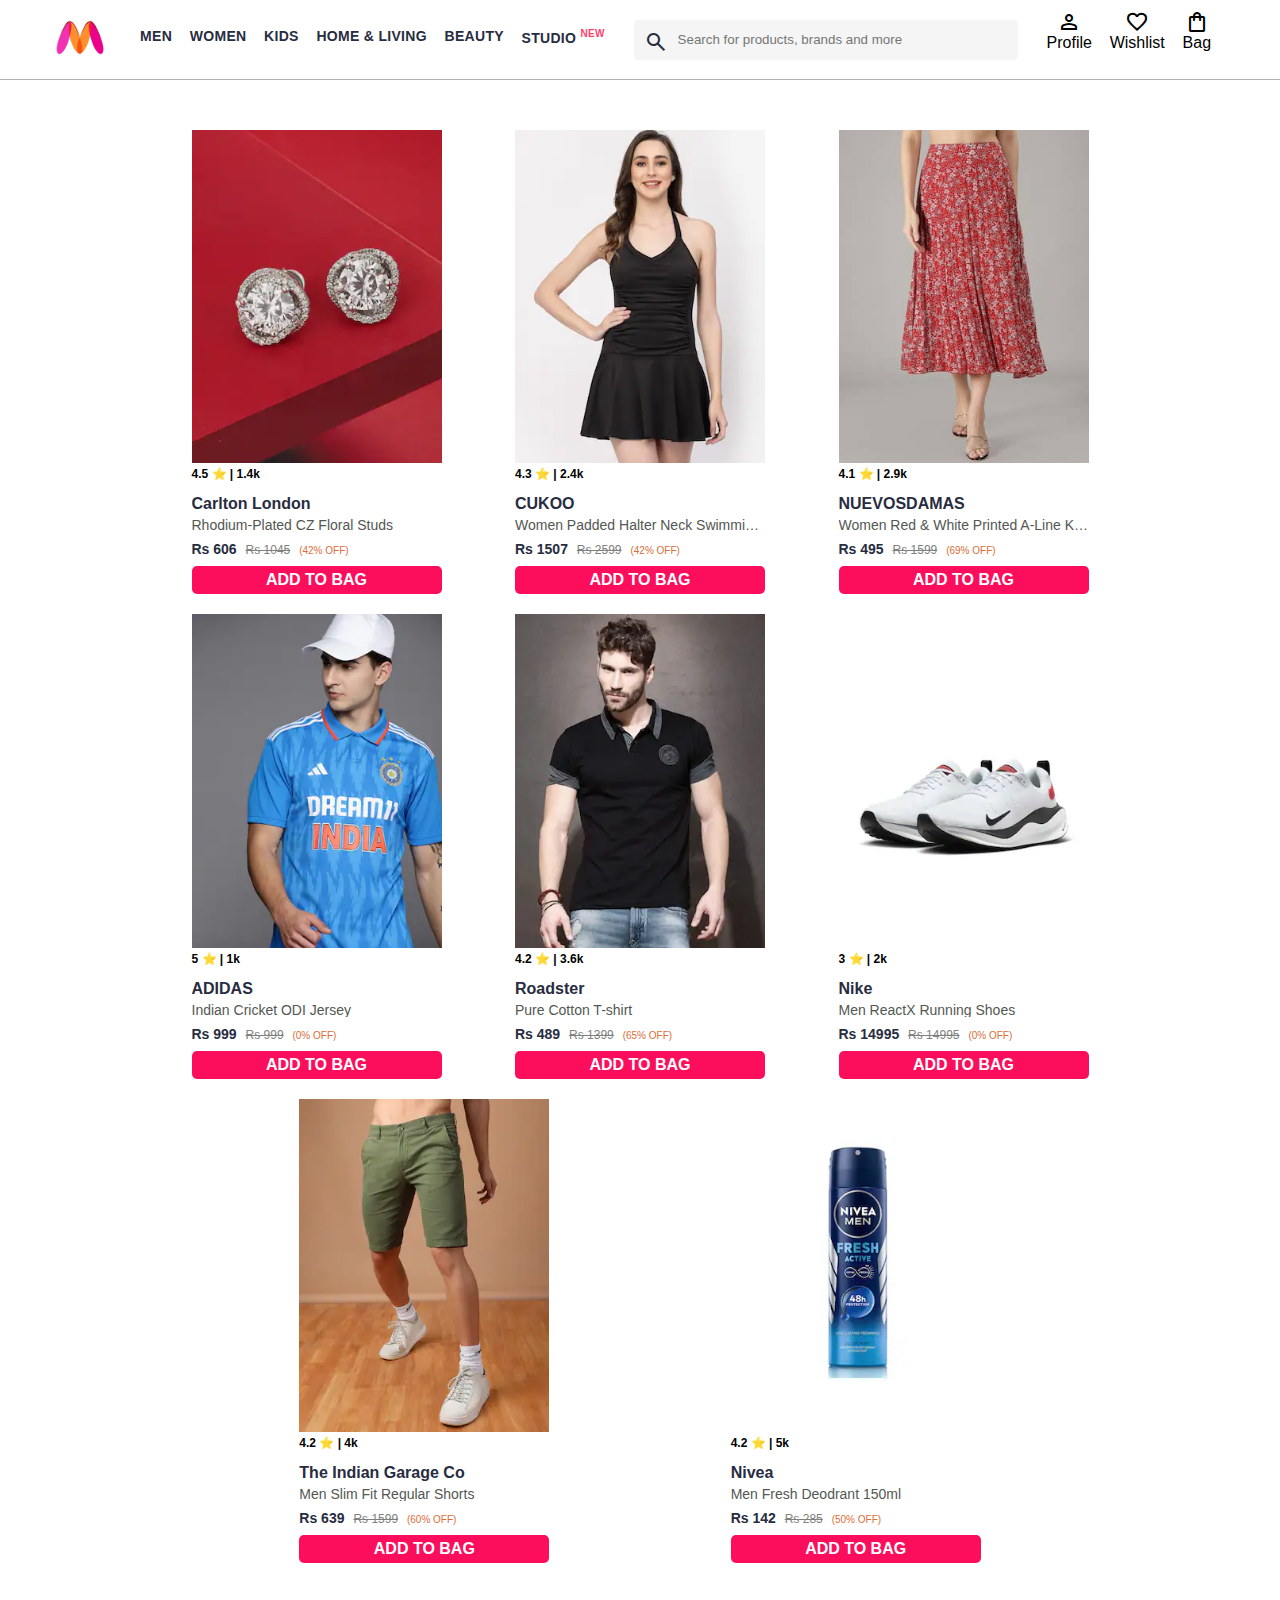
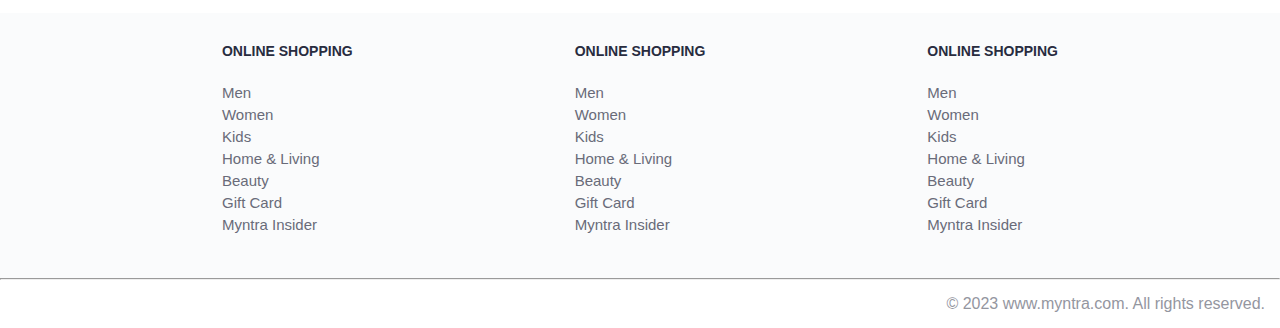
<file: index.html>
<!DOCTYPE html>
<html lang="en">
  <head>
    <title>Myntra Functional Clone</title>
    <link rel="stylesheet" href="./css/index.css" />
    <link
      rel="stylesheet"
      href="https://fonts.googleapis.com/css2?family=Material+Symbols+Outlined:opsz,wght,FILL,GRAD@20..48,100..700,0..1,-50..200"
    />
  </head>
  <body>
    <header>
      <div class="logo_container">
        <a href="#"
          ><img
            class="myntra_home"
            src="./images/myntra_logo.webp"
            alt="Myntra Home"
        /></a>
      </div>
      <nav class="nav_bar">
        <a href="#">Men</a>
        <a href="#">Women</a>
        <a href="#">Kids</a>
        <a href="#">Home & Living</a>
        <a href="#">Beauty</a>
        <a href="#">Studio <sup>New</sup></a>
      </nav>
      <div class="search_bar">
        <span class="material-symbols-outlined search_icon">search</span>
        <input
          class="search_input"
          placeholder="Search for products, brands and more"
        />
      </div>
      <div class="action_bar">
        <div class="action_container">
          <span class="material-symbols-outlined action_icon">person</span>
          <span class="action_name">Profile</span>
        </div>

        <div class="action_container">
          <span class="material-symbols-outlined action_icon">favorite</span>
          <span class="action_name">Wishlist</span>
        </div>

        <a class="action_container" href="./pages/bag.html">
          <span class="material-symbols-outlined action_icon"
            >shopping_bag</span>
          <span class="action_name">Bag</span>
          <span class="bag-item-count">0</span>
        </a>
      </div>
    </header>
    <main>
      <div class="items-container">
        
      </div>
    </main>
    <footer>
      <div class="footer_container">
        <div class="footer_column">
          <h3>ONLINE SHOPPING</h3>

          <a href="#">Men</a>
          <a href="#">Women</a>
          <a href="#">Kids</a>
          <a href="#">Home & Living</a>
          <a href="#">Beauty</a>
          <a href="#">Gift Card</a>
          <a href="#">Myntra Insider</a>
        </div>

        <div class="footer_column">
          <h3>ONLINE SHOPPING</h3>

          <a href="#">Men</a>
          <a href="#">Women</a>
          <a href="#">Kids</a>
          <a href="#">Home & Living</a>
          <a href="#">Beauty</a>
          <a href="#">Gift Card</a>
          <a href="#">Myntra Insider</a>
        </div>

        <div class="footer_column">
          <h3>ONLINE SHOPPING</h3>

          <a href="#">Men</a>
          <a href="#">Women</a>
          <a href="#">Kids</a>
          <a href="#">Home & Living</a>
          <a href="#">Beauty</a>
          <a href="#">Gift Card</a>
          <a href="#">Myntra Insider</a>
        </div>
      </div>
      <hr />

      <div class="copyright">© 2023 www.myntra.com. All rights reserved.</div>
    </footer>
    <script src="./data/items.js"></script>
    <script src="./scripts/index.js"></script>
  </body>
</html>
</file>
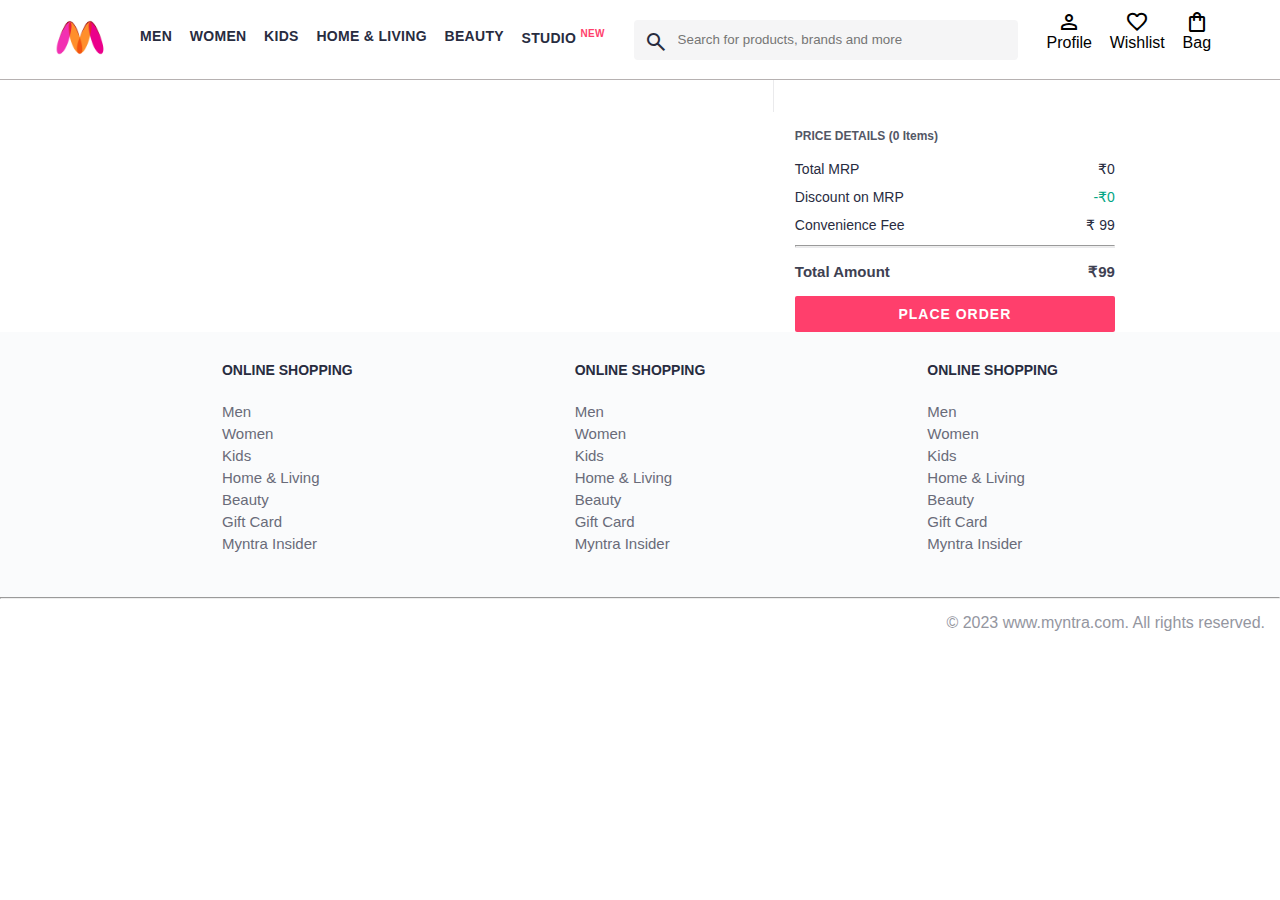
<file: pages/bag.html>
<!DOCTYPE html>
<html lang="en">
<head>
    <title>Myntra Clone</title>
    <link rel="stylesheet" href="../css/index.css">
    <link rel="stylesheet" href="../css/bag.css">
    <link rel="stylesheet" href="https://fonts.googleapis.com/css2?family=Material+Symbols+Outlined:opsz,wght,FILL,GRAD@20..48,100..700,0..1,-50..200" />
</head>
<body>
    <header>
        <div class="logo_container">
            <a href="#"><img class="myntra_home" src="../images/myntra_logo.webp" alt="Myntra Home"></a>
        </div>
        <nav class="nav_bar">
            <a href="#">Men</a>
            <a href="#">Women</a>
            <a href="#">Kids</a>
            <a href="#">Home & Living</a>
            <a href="#">Beauty</a>
            <a href="#">Studio <sup>New</sup></a>
        </nav>
        <div class="search_bar">
            <span class="material-symbols-outlined search_icon">search</span>
            <input class="search_input" placeholder="Search for products, brands and more">
        </div>
        <div class="action_bar">
            <div class="action_container">
                <span class="material-symbols-outlined action_icon">person</span>
                <span class="action_name">Profile</span>
            </div>

            <div class="action_container">
                <span class="material-symbols-outlined action_icon">favorite</span>
                <span class="action_name">Wishlist</span>
            </div>

            <div class="action_container">
                <span class="material-symbols-outlined action_icon">shopping_bag</span>
                <span class="action_name">Bag</span>
                <span class="bag-item-count">0</span>
            </div>
        </div>
    </header>
    <main>
      <div class="bag-page">
        <div class="bag-items-container"> </div>
          
        <div class="bag-summary">
          
        </div>

      
    </main>
    <footer>
        <div class="footer_container">
            <div class="footer_column">
                <h3>ONLINE SHOPPING</h3>

                <a href="#">Men</a>
                <a href="#">Women</a>
                <a href="#">Kids</a>
                <a href="#">Home & Living</a>
                <a href="#">Beauty</a>
                <a href="#">Gift Card</a>
                <a href="#">Myntra Insider</a>
            </div>

            <div class="footer_column">
                <h3>ONLINE SHOPPING</h3>

                <a href="#">Men</a>
                <a href="#">Women</a>
                <a href="#">Kids</a>
                <a href="#">Home & Living</a>
                <a href="#">Beauty</a>
                <a href="#">Gift Card</a>
                <a href="#">Myntra Insider</a>
            </div>

            <div class="footer_column">
                <h3>ONLINE SHOPPING</h3>

                <a href="#">Men</a>
                <a href="#">Women</a>
                <a href="#">Kids</a>
                <a href="#">Home & Living</a>
                <a href="#">Beauty</a>
                <a href="#">Gift Card</a>
                <a href="#">Myntra Insider</a>
            </div>
        </div>
        <hr>

        <div class="copyright">
            © 2023 www.myntra.com. All rights reserved.
        </div>
    </footer>
   
    <script src="../data/items.js"></script>
    <script src="../scripts/index.js"></script>
    <script src="../scripts/bag.js"></script>
</body>
</html>
</file>
<file: css/index.css>
/***************** Item Page CSS **************************/
/*
.item-details {
    cursor: pointer;
    width: 250px;
    margin: 10px;
}
.stars {
    font-size: 12px;
    font-weight: 700;
    text-align: left;
}
.company {
    font-size: 18px;
    font-weight: 700;
    line-height: 1;
    color: #282c3f;
    margin-bottom: 6px;
    overflow: hidden;
    text-overflow: ellipsis;
    white-space: nowrap;
    margin-top: 20px;
}
.item-name {
    color: #535766;
    font-size: 16px;
    line-height: 1;
    margin-bottom: 0;
    margin-top: 0;
    overflow: hidden;
    text-overflow: ellipsis;
    white-space: nowrap;
    font-weight: 400;
    display: block;
}
.price-container {
    margin-top: 10px;
}
.current-price {
    font-size: 14px;
    font-weight: 700;
    color: #282c3f;
}
.original-price {
    text-decoration: line-through;
    color: #7e818c;
    font-weight: 400;
    margin-left: 5px;
    font-size: 12px;
}
.discount-percentage {
    color: #ff905a;
    font-weight: 400;
    font-size: 12px;
    margin-left: 5px;
}
.btn-bag {
    background-color: lightgreen;
    border: none;
    padding: 5px 15px;
    border-radius: 10px;
    width: 100%;
    margin-top: 7px;
    font-size: 20px;
    cursor: pointer;
}
.bag-items {
    background-color: #f16565;
    white-space: nowrap;
    text-align: center;
    line-height: 18px;
    padding: 0 6px;
    height: 18px;
    position: relative;
    border-radius: 50%;
    font-size: 12px;
    color: #fff;
    left: 13px;
    top: -44px;
    font-weight: 700;
    cursor: pointer;
}*/

* {
    margin: 0;
    padding: 0;
    font-family: Assistant,-apple-system,BlinkMacSystemFont,Segoe UI,Roboto,Helvetica,Arial,sans-serif;
    box-sizing: border-box;
}
header {
    display: flex;
    background-color: #ffffff;
    height: 80px;
    justify-content: space-between;
    align-items: center;
    border-bottom: 1px solid #b6b1b1;
}
.myntra_home {
    height: 45px;
}
.logo_container {
    margin-left: 4%;
}
.action_bar {
    margin-right: 4%;
}
.nav_bar {
    display: flex;
    min-width: 500px;
    justify-content: space-evenly;
}
.nav_bar a {
    font-size: 14px;
    letter-spacing: .3px;
    color: #282c3f;
    font-weight: 700;
    text-transform: uppercase;
    text-decoration: none;
    padding: 28px 0;
    border-bottom: 5px solid #ffffff;
}
.nav_bar a:hover {
    border-bottom: 4px solid #f54e77;
}

.nav_bar a sup {
    color: #ff3f6c;
    font-size: 10px;
}

.search_bar {
    height: 40px;
    min-width: 200px;
    width: 30%;
    display: flex;
    align-items: center;
}
.search_icon {
    box-sizing: content-box;
    height: 20px;
    padding: 10px;

    background-color: #f5f5f6;
    color: #282c3f;
    font-weight: 300;
    border-radius: 4px 0 0 4px;
}
.search_input {
    color: #696e79;
    background-color: #f5f5f6;
    flex-grow: 1;
    height: 40px;
    border: 0;
    border-radius: 0 4px 4px 0;
}

.action_bar {
    display: flex;
    min-width: 200px;
    justify-content: space-evenly;
}

.action_container {
    display: flex;
    flex-direction: column;
    align-items: center;
}

/* Main section */
.banner_container {
    margin: 40px 0;
}
.banner_image {
    width: 100%;
}

.category_heading {
    text-transform: uppercase;
    color: #3e4152;
    letter-spacing: .15em;
    font-size: 1.8em;
    margin: 50px 0 10px 30px;
    max-height: 5em;
    font-weight: 700;
}

.category-items, .items-container{
    width: 80%;
    margin: 50px 10%;
    display: flex;
    flex-wrap: wrap;
    justify-content: space-evenly;
}

.sale_item {
    width: 250px;
}

.footer_container {
    padding: 30px 0px 40px 0px;
    background: #FAFBFC;
    display: flex;
    justify-content: space-evenly;
}

.footer_column {
    display: flex;
    flex-direction: column;
}

.footer_column h3 {
    color: #282c3f;
    font-size: 14px;
    margin-bottom: 25px;
}

.footer_column a {
    color: #696b79;
    font-size: 15px;
    text-decoration: none;
    padding-bottom: 5px;
}

.copyright {
    color: #94969f;
    text-align: end;
    padding: 15px;
}

.items-container{
    width: 80%;
    margin-left: 10%;
    margin: 40px 10%;
}

.item-container{
     width: 250px;
     margin: 10px;
}

.item-image{
      width: 100%;
    
}
.rating{
    font-size: 12px;
    font-weight: 700;

}

.company-name{
    margin-top: 15px;
    font-size: 16px;
    font-weight: 700;
    line-height: 1;
    color: #282c3f;
    margin-bottom: 6px;
    overflow: hidden;
    text-overflow: ellipsis;
    white-space: nowrap;

}

.item-name{
    color: #535753;
    font-size: 14px;
    line-height: 1;
    margin-bottom: 0;
    margin-top: 0;
    overflow: hidden;
    text-overflow: ellipsis;
    white-space: nowrap;
    font-weight: 400;
    display: block;

}

.price{
   margin-top: 10px;
   font-size: 14px;
   line-height: 15px;
   color: #282c3f;
   white-space: nowrap;
}

.current-price{
   font-size: 14px;
   font-weight: 700;
   color: #282c3f;
}

.original-price{
    text-decoration: line-through;
    color: #7e817e;
    font-weight: 400;
    margin-left: 5px;
    font-size: 12px;

}

.discount{
    color: #d86e39;
    font-weight: 400;
    font-size: 10px;
    margin-left: 5px;
}

.btn-add-bag{
    background-color: rgba(252, 0, 84, 0.945);
    border: none;
    padding: 5px 15px;
    border-radius: 5px;
    width: 100%;
    margin-top: 8px;
    font-size: 16px;
    cursor: pointer;
    color: white;
    font-weight: 600;
}
.btn-add-bag:hover{
    background-color: rgba(91, 9, 36, 0.945);
}

.bag-item-count{
    background-color: #f16565;
    white-space: nowrap;
    text-align: center;
    line-height: 18px;
    padding: 0 6px;
    height: 18px;
    position: relative;
    border-radius: 50%;
    font-size: 12px;
    color: #fff;
    left: 13px;
    top: -44px;
    font-weight: 700;
    cursor: pointer;
}
.action_container {
    text-decoration: none;
}
a.action_container:link {
    color:black;
}
</file>
<file: css/bag.css>
.bag-items-container {
  display: inline-block;
  width: 64%;
  padding-right: 20px;
  border-right: 1px solid #eaeaec;
  padding-top: 32px;
  color: #383f5f;
  font-size: 13px;
  line-height: 1.42857143;
}

.bag-page {
  width: 75%;
  margin-left: 12.5%;
}

.bag-summary {
  vertical-align: top;
  display: inline-block;
  width: 35%;
  padding: 24px 0 0 16px;
  color: #282c3f;
  font-size: 13px;
  line-height: 1.42857143;
}

.bag-details-container {
  margin-bottom: 16px;
}

.price-header {
  font-size: 12px;
  font-weight: 700;
  margin: 24px 0 16px;
  color: #535766;
}

.price-item {
  margin-bottom: 12px;
  line-height: 16px;
  font-size: 14px;
  color: #282c3f;
}

.price-item-value {
  float: right;
}

.priceDetail-base-discount {
  color: #03a685;
}

.price-footer {
  font-weight: 700;
  font-size: 15px;
  padding-top: 16px;
  border-top: 1px solid #eaeaec;
  color: #3e4152;
  line-height: 16px;
}

.btn-place-order {
  width: 100%;
  letter-spacing: 1px;
  font-size: 14px;
  font-weight: 600;
  border-radius: 2px;
  border-width: 0px;
  padding: 10px 16px;
  background-color: rgb(255, 63, 108);
  color: rgb(255, 255, 255);
  cursor: pointer;
}

.bag-item-container {
  margin-bottom: 8px;
  background: #fff;
  font-size: 14px;
  border: 1px solid #eaeaec;
  border-radius: 4px;
  position: relative;
  padding: 12px 12px 0;
}

.item-left-part {
  position: absolute;
  background: rgb(255, 242, 223);
  height: 148px;
  width: 111px;
}

.item-right-part {
  padding-left: 12px;
  position: relative;
  min-height: 148px;
  margin-left: 111px;
  margin-bottom: 12px;
}

.bag-item-img {
  width: 100%;
}

.return-period {
  display: inline-flex;
  font-size: 14px;
  padding-top: 8px;
}

.return-period-days {
  font-weight: 700;
  margin-right: 4px;
}

.delivery-details {
  margin-top: 5px;
  color: #282c3f;
  font-size: 12px;
  letter-spacing: -.1px;
  margin-bottom: 8px;
  line-height: 15px;
}

.delivery-details-days {
  color: #03a685;
}

.remove-from-cart {
  position: absolute;
  font-size: 25px;
  top: 10px;
  right: 18px;
  width: 14px;
  height: 14px;
  cursor: pointer;
}
</file>
